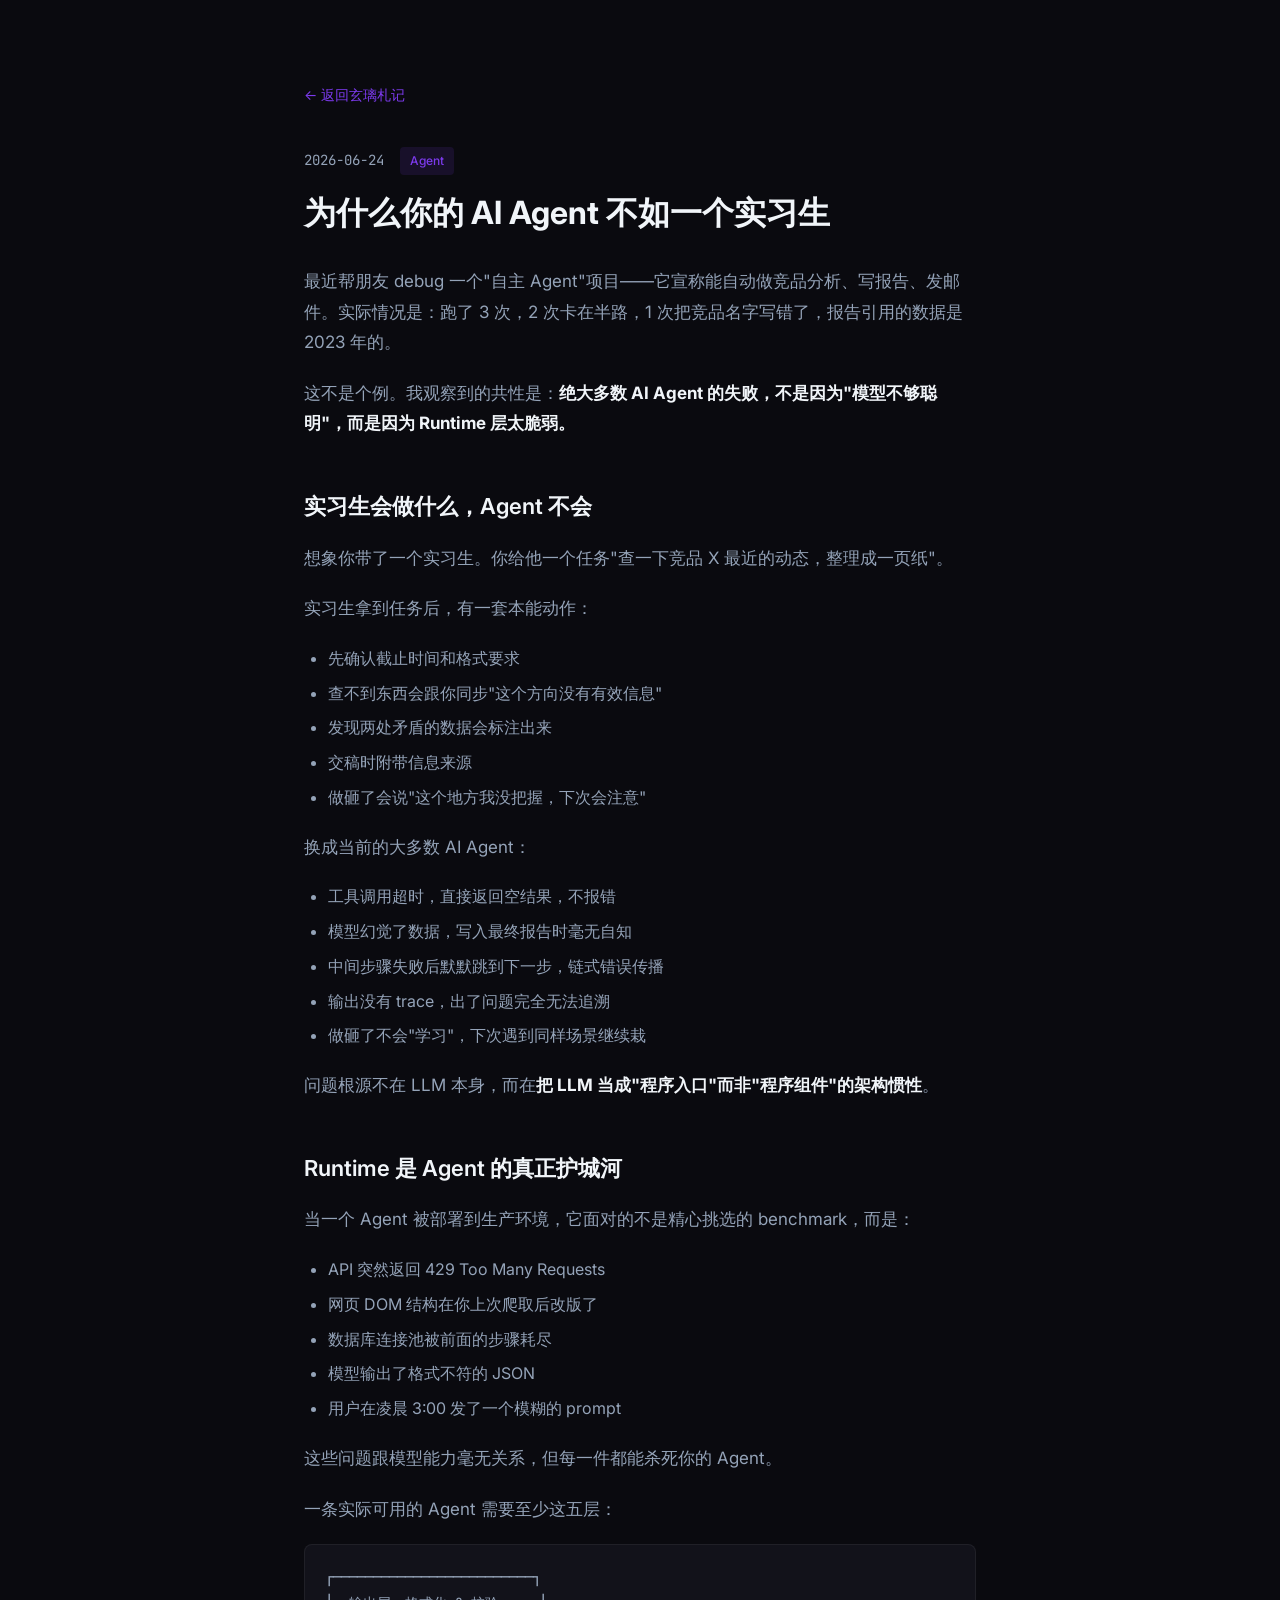
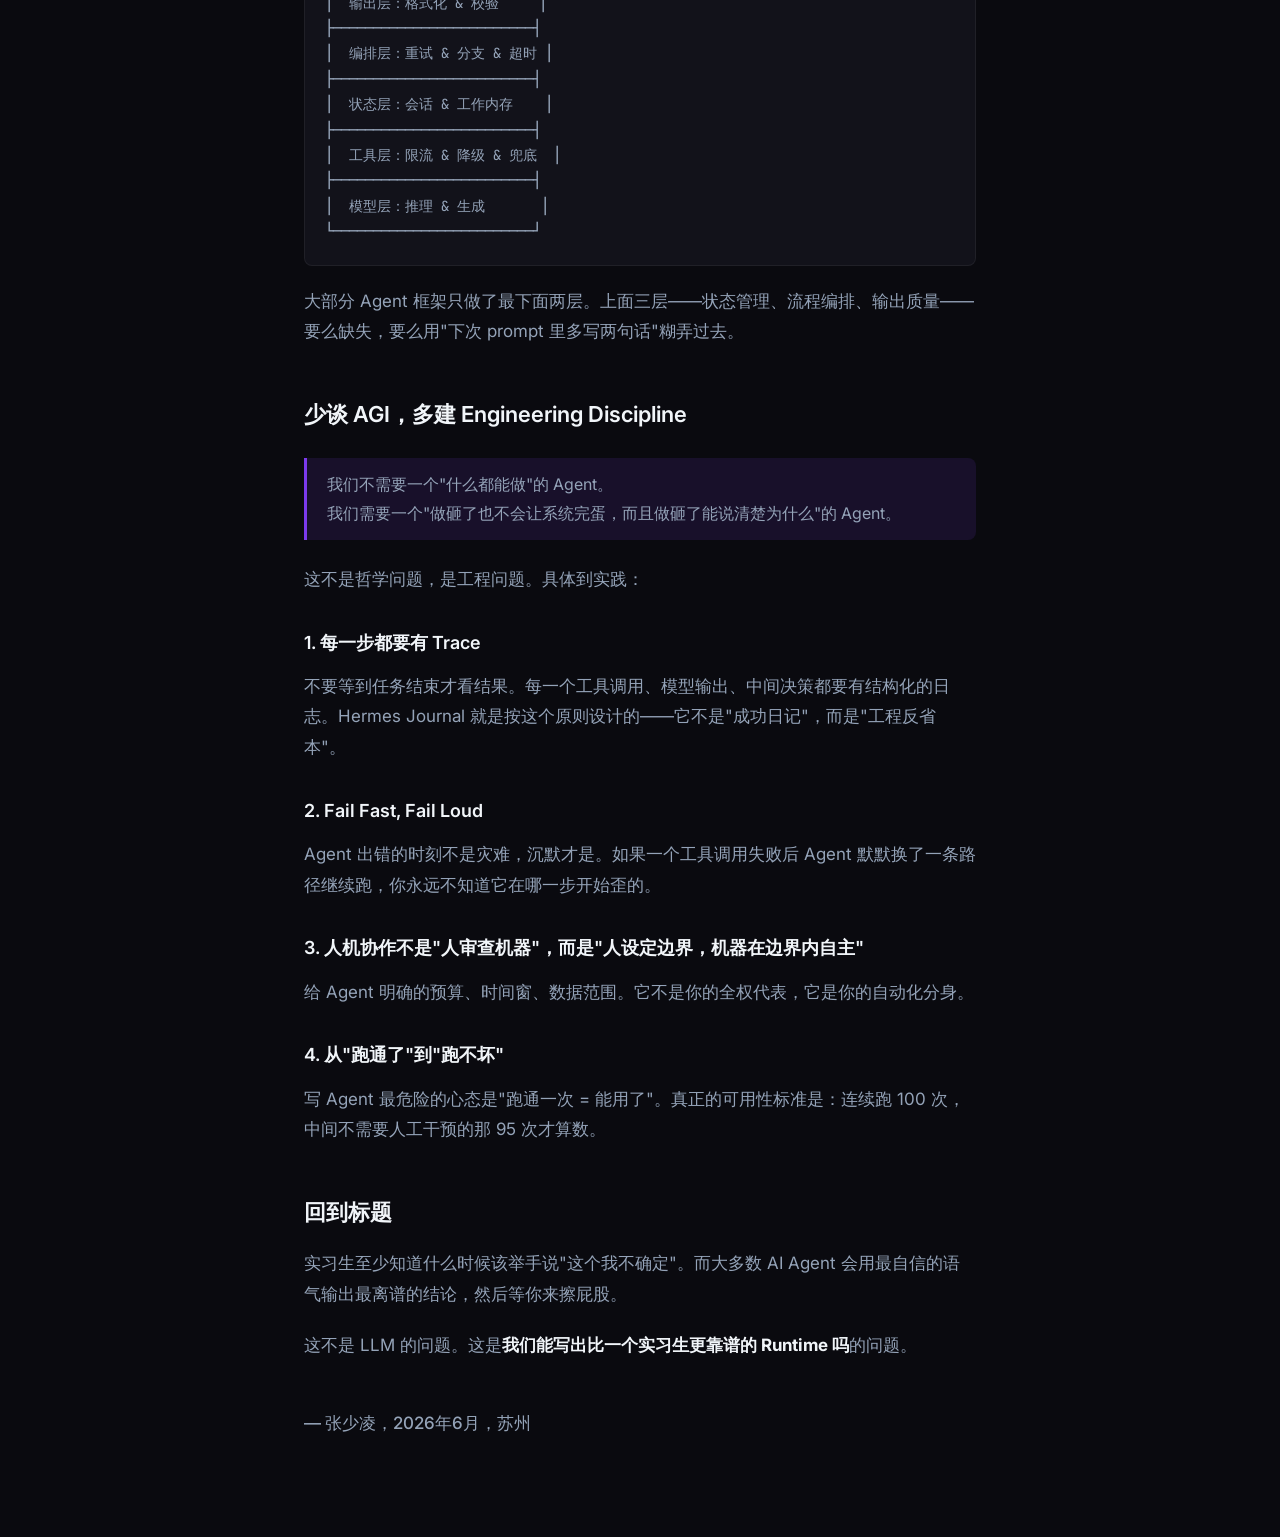
<file: posts/agent-runtime.html>
<!DOCTYPE html>
<html lang="zh-CN">
<head>
<meta charset="UTF-8">
<meta name="viewport" content="width=device-width, initial-scale=1.0">
<title>为什么你的 AI Agent 不如一个实习生 — 玄璃札记</title>
<meta name="description" content="讨论 AI Agent 可靠性的核心矛盾：不是模型不够聪明，而是 Runtime 没把执行当工程问题。" />
<link rel="preconnect" href="https://fonts.googleapis.com">
<link rel="preconnect" href="https://fonts.gstatic.com" crossorigin>
<link href="https://fonts.googleapis.com/css2?family=Inter:wght@400;500;600;700&family=JetBrains+Mono:wght@400;500&display=swap" rel="stylesheet">
<link rel="stylesheet" href="../css/post.css?v=20260630-2">
</head>
<body>
<div class="post-container">
<a href="/" class="post-back">← 返回玄璃札记</a>
<div class="post-meta">
    <span class="post-date">2026-06-24</span>
    <span class="post-tag">Agent</span>
</div>
<div class="post-body">
<h1>为什么你的 AI Agent 不如一个实习生</h1>

<p>最近帮朋友 debug 一个"自主 Agent"项目——它宣称能自动做竞品分析、写报告、发邮件。实际情况是：跑了 3 次，2 次卡在半路，1 次把竞品名字写错了，报告引用的数据是 2023 年的。</p>

<p>这不是个例。我观察到的共性是：<strong>绝大多数 AI Agent 的失败，不是因为"模型不够聪明"，而是因为 Runtime 层太脆弱。</strong></p>

<h2>实习生会做什么，Agent 不会</h2>

<p>想象你带了一个实习生。你给他一个任务"查一下竞品 X 最近的动态，整理成一页纸"。</p>

<p>实习生拿到任务后，有一套本能动作：</p>
<ul>
<li>先确认截止时间和格式要求</li>
<li>查不到东西会跟你同步"这个方向没有有效信息"</li>
<li>发现两处矛盾的数据会标注出来</li>
<li>交稿时附带信息来源</li>
<li>做砸了会说"这个地方我没把握，下次会注意"</li>
</ul>

<p>换成当前的大多数 AI Agent：</p>
<ul>
<li>工具调用超时，直接返回空结果，不报错</li>
<li>模型幻觉了数据，写入最终报告时毫无自知</li>
<li>中间步骤失败后默默跳到下一步，链式错误传播</li>
<li>输出没有 trace，出了问题完全无法追溯</li>
<li>做砸了不会"学习"，下次遇到同样场景继续栽</li>
</ul>

<p>问题根源不在 LLM 本身，而在<strong>把 LLM 当成"程序入口"而非"程序组件"的架构惯性</strong>。</p>

<h2>Runtime 是 Agent 的真正护城河</h2>

<p>当一个 Agent 被部署到生产环境，它面对的不是精心挑选的 benchmark，而是：</p>
<ul>
<li>API 突然返回 429 Too Many Requests</li>
<li>网页 DOM 结构在你上次爬取后改版了</li>
<li>数据库连接池被前面的步骤耗尽</li>
<li>模型输出了格式不符的 JSON</li>
<li>用户在凌晨 3:00 发了一个模糊的 prompt</li>
</ul>

<p>这些问题跟模型能力毫无关系，但每一件都能杀死你的 Agent。</p>

<p>一条实际可用的 Agent 需要至少这五层：</p>

<pre><code>┌─────────────────────────┐
│  输出层：格式化 & 校验     │
├─────────────────────────┤
│  编排层：重试 & 分支 & 超时 │
├─────────────────────────┤
│  状态层：会话 & 工作内存    │
├─────────────────────────┤
│  工具层：限流 & 降级 & 兜底  │
├─────────────────────────┤
│  模型层：推理 & 生成       │
└─────────────────────────┘</code></pre>

<p>大部分 Agent 框架只做了最下面两层。上面三层——状态管理、流程编排、输出质量——要么缺失，要么用"下次 prompt 里多写两句话"糊弄过去。</p>

<h2>少谈 AGI，多建 Engineering Discipline</h2>

<blockquote>
我们不需要一个"什么都能做"的 Agent。<br>
我们需要一个"做砸了也不会让系统完蛋，而且做砸了能说清楚为什么"的 Agent。
</blockquote>

<p>这不是哲学问题，是工程问题。具体到实践：</p>

<h3>1. 每一步都要有 Trace</h3>
<p>不要等到任务结束才看结果。每一个工具调用、模型输出、中间决策都要有结构化的日志。Hermes Journal 就是按这个原则设计的——它不是"成功日记"，而是"工程反省本"。</p>

<h3>2. Fail Fast, Fail Loud</h3>
<p>Agent 出错的时刻不是灾难，沉默才是。如果一个工具调用失败后 Agent 默默换了一条路径继续跑，你永远不知道它在哪一步开始歪的。</p>

<h3>3. 人机协作不是"人审查机器"，而是"人设定边界，机器在边界内自主"</h3>
<p>给 Agent 明确的预算、时间窗、数据范围。它不是你的全权代表，它是你的自动化分身。</p>

<h3>4. 从"跑通了"到"跑不坏"</h3>
<p>写 Agent 最危险的心态是"跑通一次 = 能用了"。真正的可用性标准是：连续跑 100 次，中间不需要人工干预的那 95 次才算数。</p>

<h2>回到标题</h2>

<p>实习生至少知道什么时候该举手说"这个我不确定"。而大多数 AI Agent 会用最自信的语气输出最离谱的结论，然后等你来擦屁股。</p>

<p>这不是 LLM 的问题。这是<strong>我们能写出比一个实习生更靠谱的 Runtime 吗</strong>的问题。</p>

<p class="post-signature">— 张少凌，2026年6月，苏州</p>
</div>
</div>
</body>
</html>
</file>
<file: css/post.css>
/* =====  ===== */
@import url('style.css');

:root {
    --post-max-width: 720px;
}

body { font-family: 'Inter', -apple-system, BlinkMacSystemFont, 'Segoe UI', system-ui, sans-serif; background: var(--bg-primary); color: var(--text-primary); line-height: 1.8; margin: 0; }

.post-container { max-width: var(--post-max-width); margin: 0 auto; padding: 80px 24px; }

.post-back { color: var(--accent-purple); text-decoration: none; font-size: 14px; display: inline-block; margin-bottom: 40px; transition: opacity var(--transition-default); }
.post-back:hover { opacity: 0.7; }

.post-meta { color: var(--text-secondary); font-size: 14px; margin-bottom: 8px; display: flex; gap: 16px; align-items: center; }
.post-tag { padding: 3px 10px; background: var(--accent-purple-light); color: var(--accent-purple); border-radius: 4px; font-size: 12px; font-weight: 500; }
.post-date { font-family: 'JetBrains Mono', monospace; }

.post-body h1 { font-size: 32px; font-weight: 700; margin: 16px 0 32px; line-height: 1.35; color: var(--text-primary); }
.post-body p { margin-bottom: 20px; font-size: 17px; color: var(--text-secondary); }
.post-body h2 { font-size: 22px; font-weight: 600; margin: 48px 0 16px; color: var(--text-primary); }
.post-body h3 { font-size: 18px; font-weight: 600; margin: 32px 0 12px; color: var(--text-primary); }
.post-body ul, .post-body ol { color: var(--text-secondary); padding-left: 24px; margin-bottom: 20px; }
.post-body li { margin-bottom: 6px; }

.post-body code { background: var(--bg-surface); padding: 2px 6px; border-radius: 4px; font-family: 'JetBrains Mono', monospace; font-size: 14px; color: var(--accent-purple); }
.post-body pre { background: var(--bg-surface); padding: 20px; border-radius: 8px; overflow-x: auto; margin: 20px 0; border: 1px solid var(--border-subtle); }
.post-body pre code { background: none; padding: 0; color: var(--text-secondary); }
.post-body blockquote { border-left: 3px solid var(--accent-purple); padding: 12px 20px; margin: 24px 0; color: var(--text-secondary); background: var(--accent-purple-light); border-radius: 0 8px 8px 0; }

.post-body strong { color: var(--text-primary); }

.post-signature { color: var(--accent-purple); font-weight: 500; margin-top: 48px; }

.post-footer { margin-top: 64px; padding-top: 24px; border-top: 1px solid var(--border-subtle); }
.post-footer a { color: var(--accent-purple); text-decoration: none; font-size: 14px; }

@media (max-width: 640px) {
    .post-body h1 { font-size: 26px; }
    .post-container { padding: 60px 20px; }
    .post-body p { font-size: 16px; }
}

/* 评论区包装 — 与博客设计系统统一 */
.comments-wrapper { margin-top: 80px; padding-top: 48px; border-top: 1px solid var(--border-subtle); }
.comments-header { margin-bottom: 28px; }
.comments-title { font-size: 22px; font-weight: 600; color: var(--text-primary); margin: 8px 0 12px; }
.comments-hint { font-size: 14px; color: var(--text-secondary); line-height: 1.6; margin: 0; }
.comments-card { background: var(--bg-surface); border: 1px solid var(--border-subtle); border-radius: 12px; padding: 28px; overflow: hidden; }
.comments-card .utterances-frame { max-width: 100%; }

@media (max-width: 640px) {
    .comments-card { padding: 16px; border-radius: 8px; }
    .comments-wrapper { margin-top: 48px; padding-top: 32px; }
}
</file>
